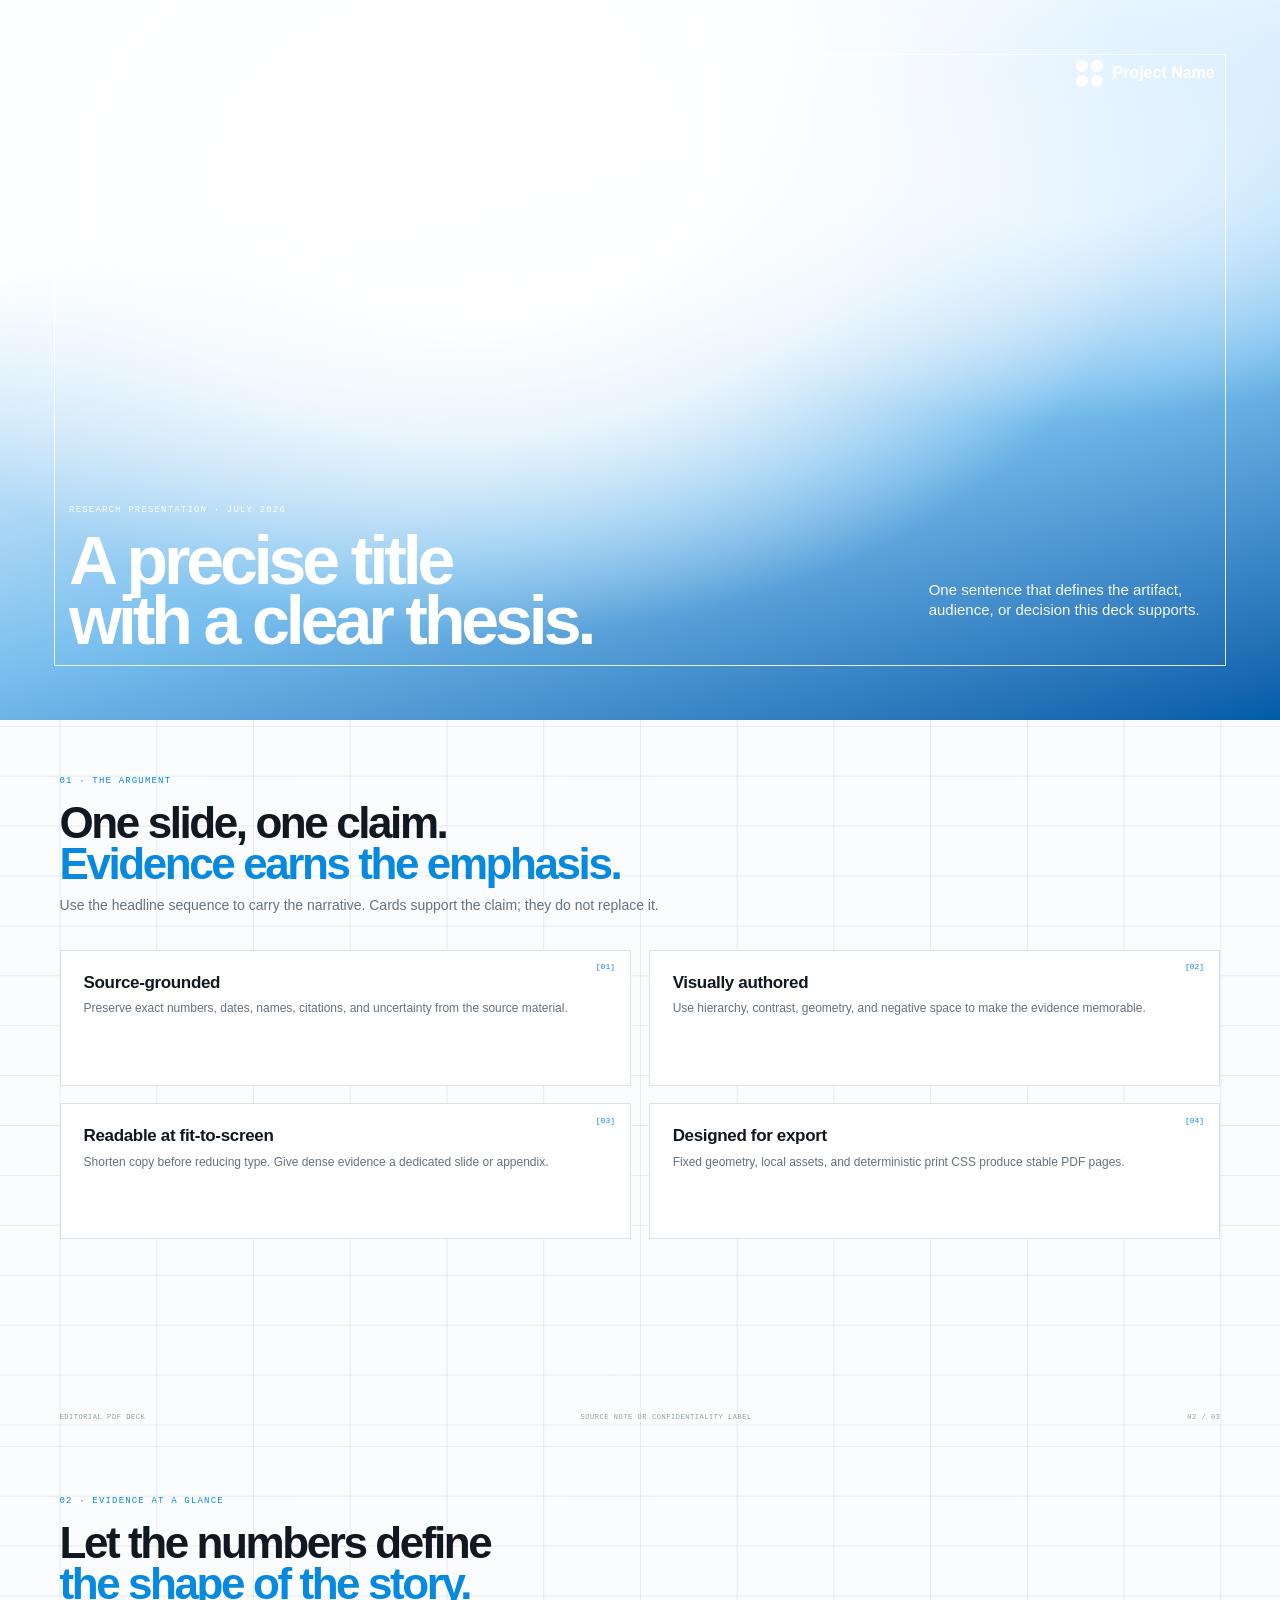
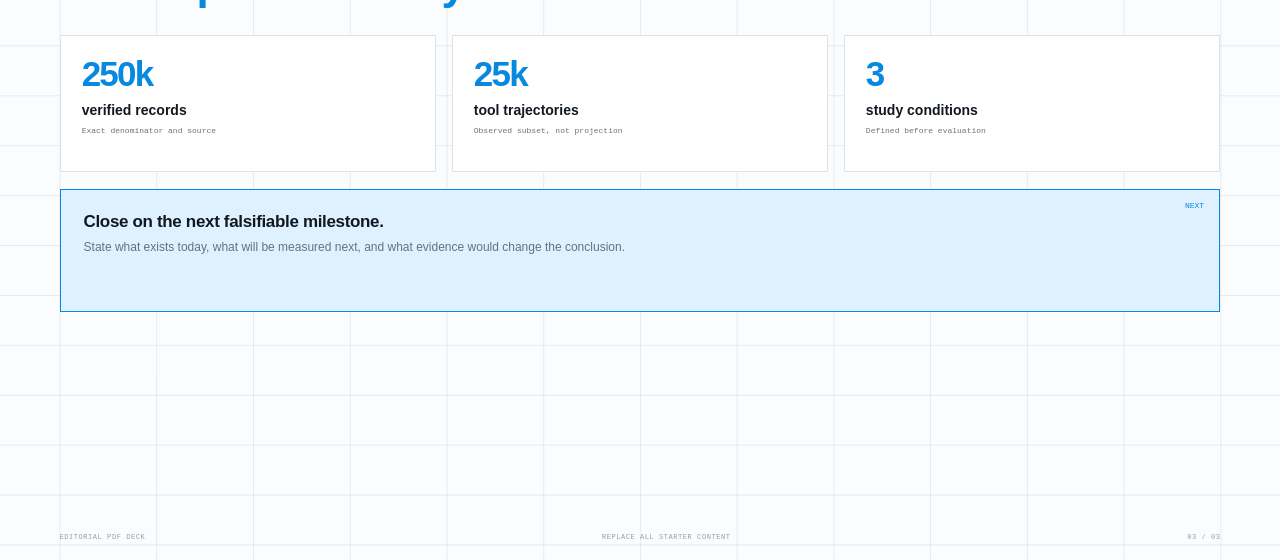
<file: skills/create-editorial-pdf-deck/assets/starter/index.html>
<!doctype html>
<html lang="en">
<head>
  <meta charset="utf-8">
  <meta name="viewport" content="width=device-width,initial-scale=1">
  <title>Editorial PDF Deck Starter</title>
  <link rel="stylesheet" href="./deck.css">
</head>
<body>
  <section class="slide cover">
    <div class="brand">
      <span class="brand-mark" aria-hidden="true"><i></i><i></i><i></i><i></i></span>
      Project Name
    </div>
    <div class="cover-title">
      <p class="eyebrow">Research presentation · July 2026</p>
      <h1>A precise title<br>with a clear thesis.</h1>
    </div>
    <p class="cover-meta">One sentence that defines the artifact, audience, or decision this deck supports.</p>
  </section>

  <section class="slide grid">
    <div class="topline">
      <p class="eyebrow">01 · The argument</p>
      <h2>One slide, one claim.<br><span class="accent">Evidence earns the emphasis.</span></h2>
      <p>Use the headline sequence to carry the narrative. Cards support the claim; they do not replace it.</p>
    </div>
    <div class="cards two">
      <article class="card">
        <span class="card-index">[01]</span>
        <h3>Source-grounded</h3>
        <p>Preserve exact numbers, dates, names, citations, and uncertainty from the source material.</p>
      </article>
      <article class="card">
        <span class="card-index">[02]</span>
        <h3>Visually authored</h3>
        <p>Use hierarchy, contrast, geometry, and negative space to make the evidence memorable.</p>
      </article>
      <article class="card">
        <span class="card-index">[03]</span>
        <h3>Readable at fit-to-screen</h3>
        <p>Shorten copy before reducing type. Give dense evidence a dedicated slide or appendix.</p>
      </article>
      <article class="card">
        <span class="card-index">[04]</span>
        <h3>Designed for export</h3>
        <p>Fixed geometry, local assets, and deterministic print CSS produce stable PDF pages.</p>
      </article>
    </div>
    <footer class="footer"><span>Editorial PDF deck</span><span>Source note or confidentiality label</span><span>02 / 03</span></footer>
  </section>

  <section class="slide grid">
    <div class="topline">
      <p class="eyebrow">02 · Evidence at a glance</p>
      <h2>Let the numbers define<br><span class="accent">the shape of the story.</span></h2>
    </div>
    <div class="metrics">
      <article class="metric"><strong>250k</strong><span>verified records</span><small>Exact denominator and source</small></article>
      <article class="metric"><strong>25k</strong><span>tool trajectories</span><small>Observed subset, not projection</small></article>
      <article class="metric"><strong>3</strong><span>study conditions</span><small>Defined before evaluation</small></article>
    </div>
    <div class="card" style="margin-top:.18in;min-height:1.28in;background:var(--primary-pale);border-color:var(--primary)">
      <span class="card-index">NEXT</span>
      <h3>Close on the next falsifiable milestone.</h3>
      <p>State what exists today, what will be measured next, and what evidence would change the conclusion.</p>
    </div>
    <footer class="footer"><span>Editorial PDF deck</span><span>Replace all starter content</span><span>03 / 03</span></footer>
  </section>
</body>
</html>
</file>
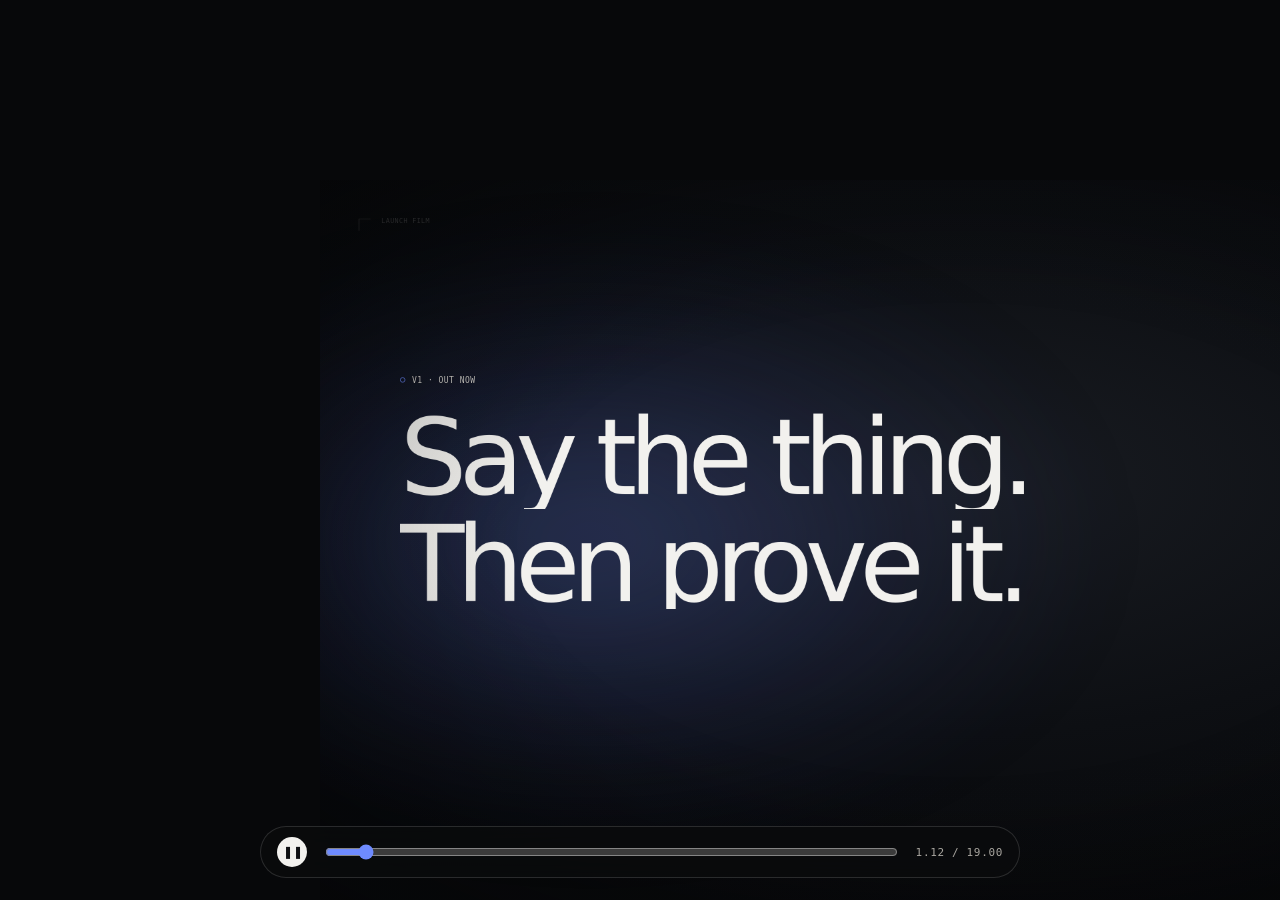
<file: skills/render-launch-film/assets/starter/index.html>
<!doctype html>
<html lang="en">
  <head>
    <meta charset="utf-8" />
    <meta name="viewport" content="width=device-width,initial-scale=1" />
    <title>Launch film</title>
    <link rel="stylesheet" href="sequence.css" />
  </head>
  <body>
    <div id="viewport">
      <div id="stage">
        <div class="vignette"></div>

        <!-- 01 · title -->
        <section class="shot shot--title" data-shot="title">
          <div class="bloom bloom--left"></div>
          <div class="title">
            <p class="eyebrow mono" data-role="eyebrow"><i></i><span>v1 · out now</span></p>
            <h1 class="head">
              <span class="mask"><span data-role="line1">Say the thing.</span></span>
              <span class="mask"><span data-role="line2">Then prove it.</span></span>
            </h1>
            <div class="rule" data-role="rule"></div>
            <p class="lede" data-role="lede">
              One sentence of substance, sized for the person who will read it
              once and decide.
            </p>
          </div>
        </section>

        <!-- 02 · pillars -->
        <section class="shot" data-shot="pillars">
          <p class="shot__label mono" data-role="label">what changed</p>
          <div class="cards" data-role="cards"></div>
          <p class="foot mono" data-role="foot">three claims · no filler</p>
        </section>

        <!-- 03 · endcard -->
        <section class="shot" data-shot="end">
          <div class="bloom bloom--center"></div>
          <div class="badge" data-role="badge"></div>
          <h2 class="word" data-role="word">Product</h2>
          <div class="end-rule" data-role="rule"></div>
          <p class="url mono" data-role="url">example.com</p>
        </section>

        <!-- persistent frame furniture, hidden by ?frame=0 -->
        <div class="frame" data-role="frame">
          <span class="frame__tick frame__tick--tl"></span>
          <span class="frame__tick frame__tick--tr"></span>
          <span class="frame__tick frame__tick--bl"></span>
          <span class="frame__tick frame__tick--br"></span>
          <span class="frame__id mono">launch film</span>
          <span class="frame__tc mono" data-role="timecode">00:00:00</span>
          <span class="frame__shot mono" data-role="shotname"></span>
        </div>
      </div>
    </div>

    <!-- playback UI, hidden by ?chrome=0 -->
    <div id="transport">
      <button type="button" data-role="toggle" aria-label="Play or pause">▶</button>
      <input
        type="range"
        min="0"
        max="1000"
        value="0"
        step="1"
        data-role="scrub"
        aria-label="Scrub timeline"
      />
      <span class="mono" data-role="readout">0.00 / 0.00</span>
    </div>

    <script type="module" src="sequence.js"></script>
  </body>
</html>
</file>
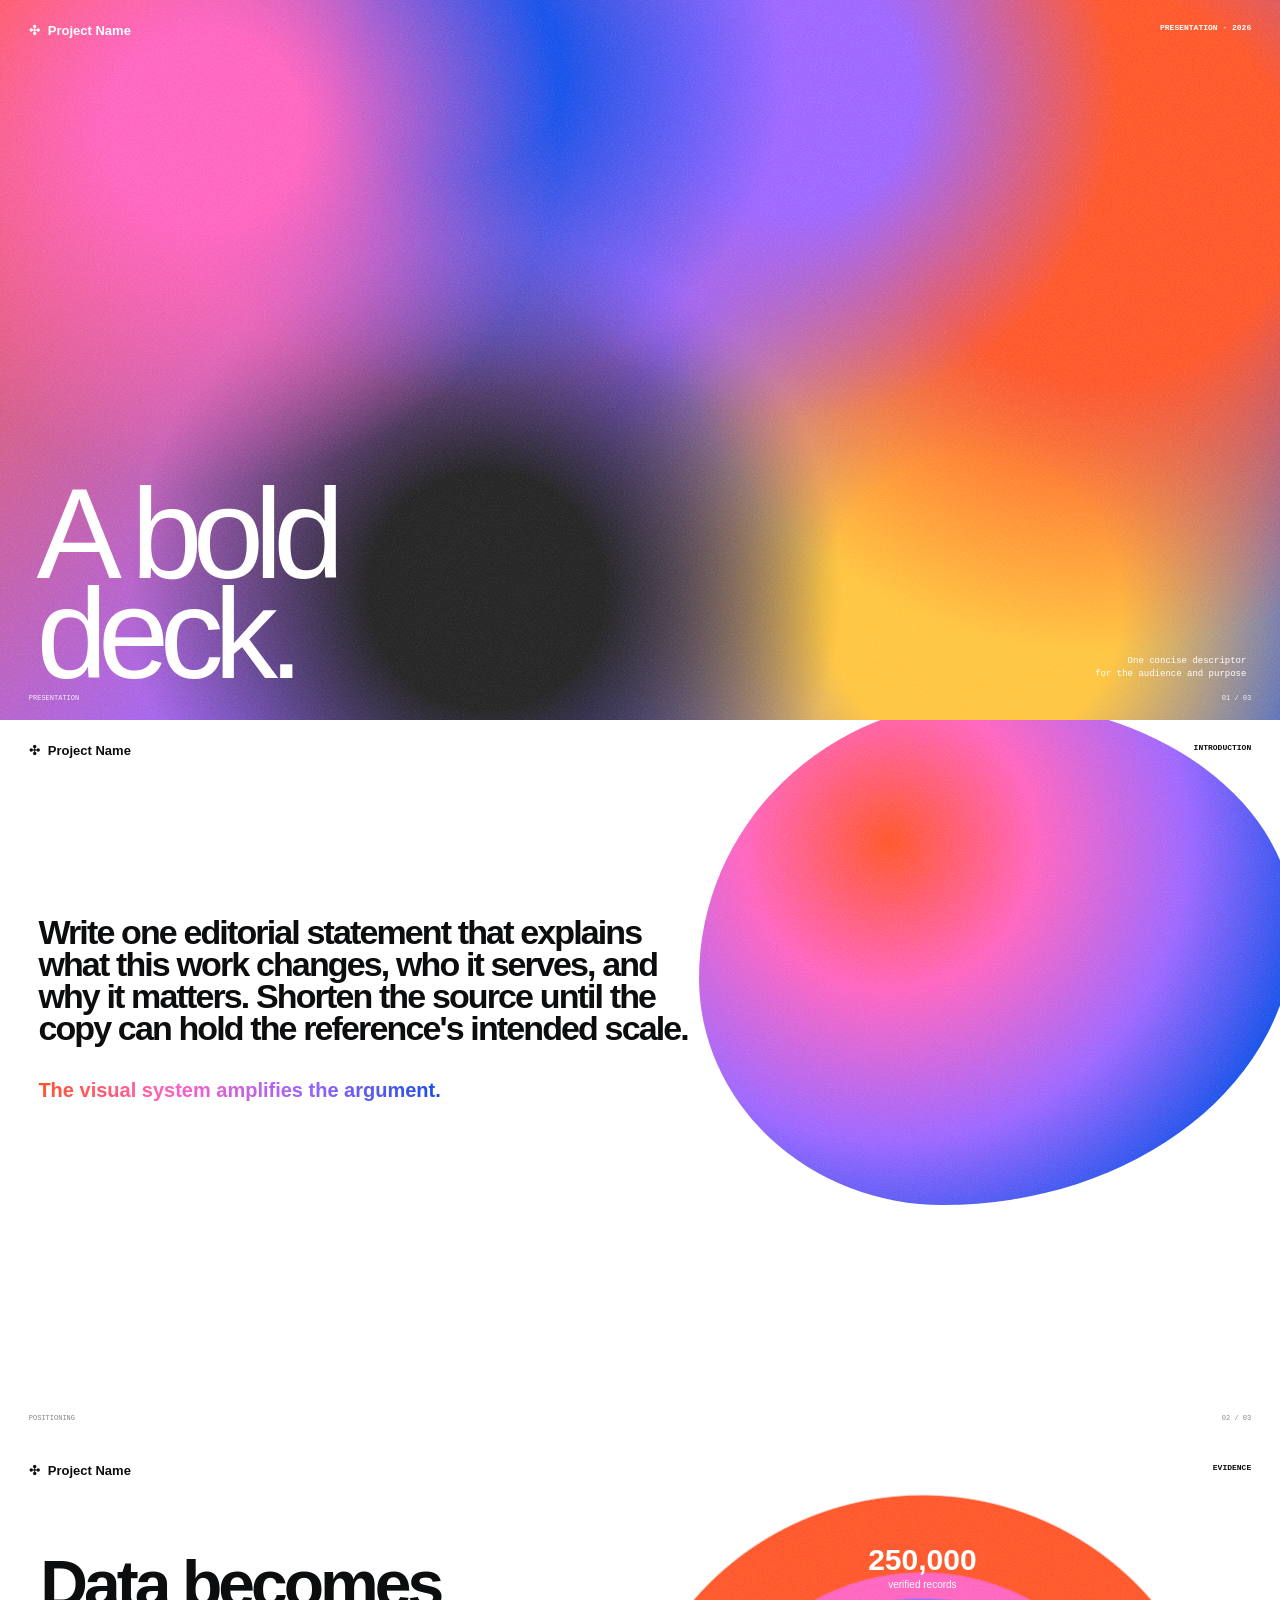
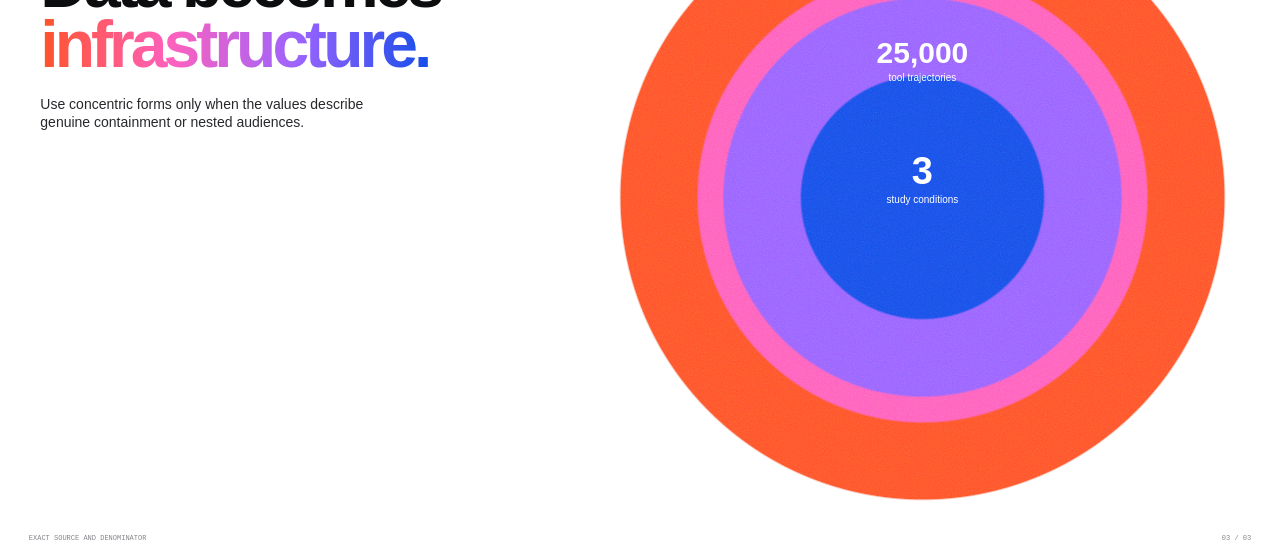
<file: skills/presentation/assets/starters/chromatic-grain/index.html>
<!doctype html>
<html lang="en">
<head>
  <meta charset="utf-8">
  <meta name="viewport" content="width=device-width,initial-scale=1">
  <title>Chromatic Grain Presentation Starter</title>
  <link rel="stylesheet" href="./deck.css">
</head>
<body>
  <section class="slide grain-cover">
    <div class="head light"><span class="brand">Project Name</span><span>Presentation · 2026</span></div>
    <h1 class="cover-title">A bold<br>deck.</h1>
    <p class="cover-meta">One concise descriptor<br>for the audience and purpose</p>
    <footer class="folio light"><span>Presentation</span><span>01 / 03</span></footer>
  </section>

  <section class="slide">
    <div class="head"><span class="brand">Project Name</span><span>Introduction</span></div>
    <div class="blob statement-blob"></div>
    <div class="statement-copy">
      <h2>Write one editorial statement that explains what this work changes, who it serves, and why it matters. Shorten the source until the copy can hold the reference's intended scale.</h2>
      <p><span class="chromatic">The visual system amplifies the argument.</span></p>
    </div>
    <footer class="folio"><span>Positioning</span><span>02 / 03</span></footer>
  </section>

  <section class="slide">
    <div class="head"><span class="brand">Project Name</span><span>Evidence</span></div>
    <div class="metric-copy">
      <h1>Data becomes<br><span class="chromatic">infrastructure.</span></h1>
      <p>Use concentric forms only when the values describe genuine containment or nested audiences.</p>
    </div>
    <div class="rings">
      <div class="ring-label outer"><b>250,000</b><span>verified records</span></div>
      <div class="ring-label middle"><b>25,000</b><span>tool trajectories</span></div>
      <div class="ring-label inner"><b>3</b><span>study conditions</span></div>
    </div>
    <footer class="folio"><span>Exact source and denominator</span><span>03 / 03</span></footer>
  </section>
</body>
</html>
</file>
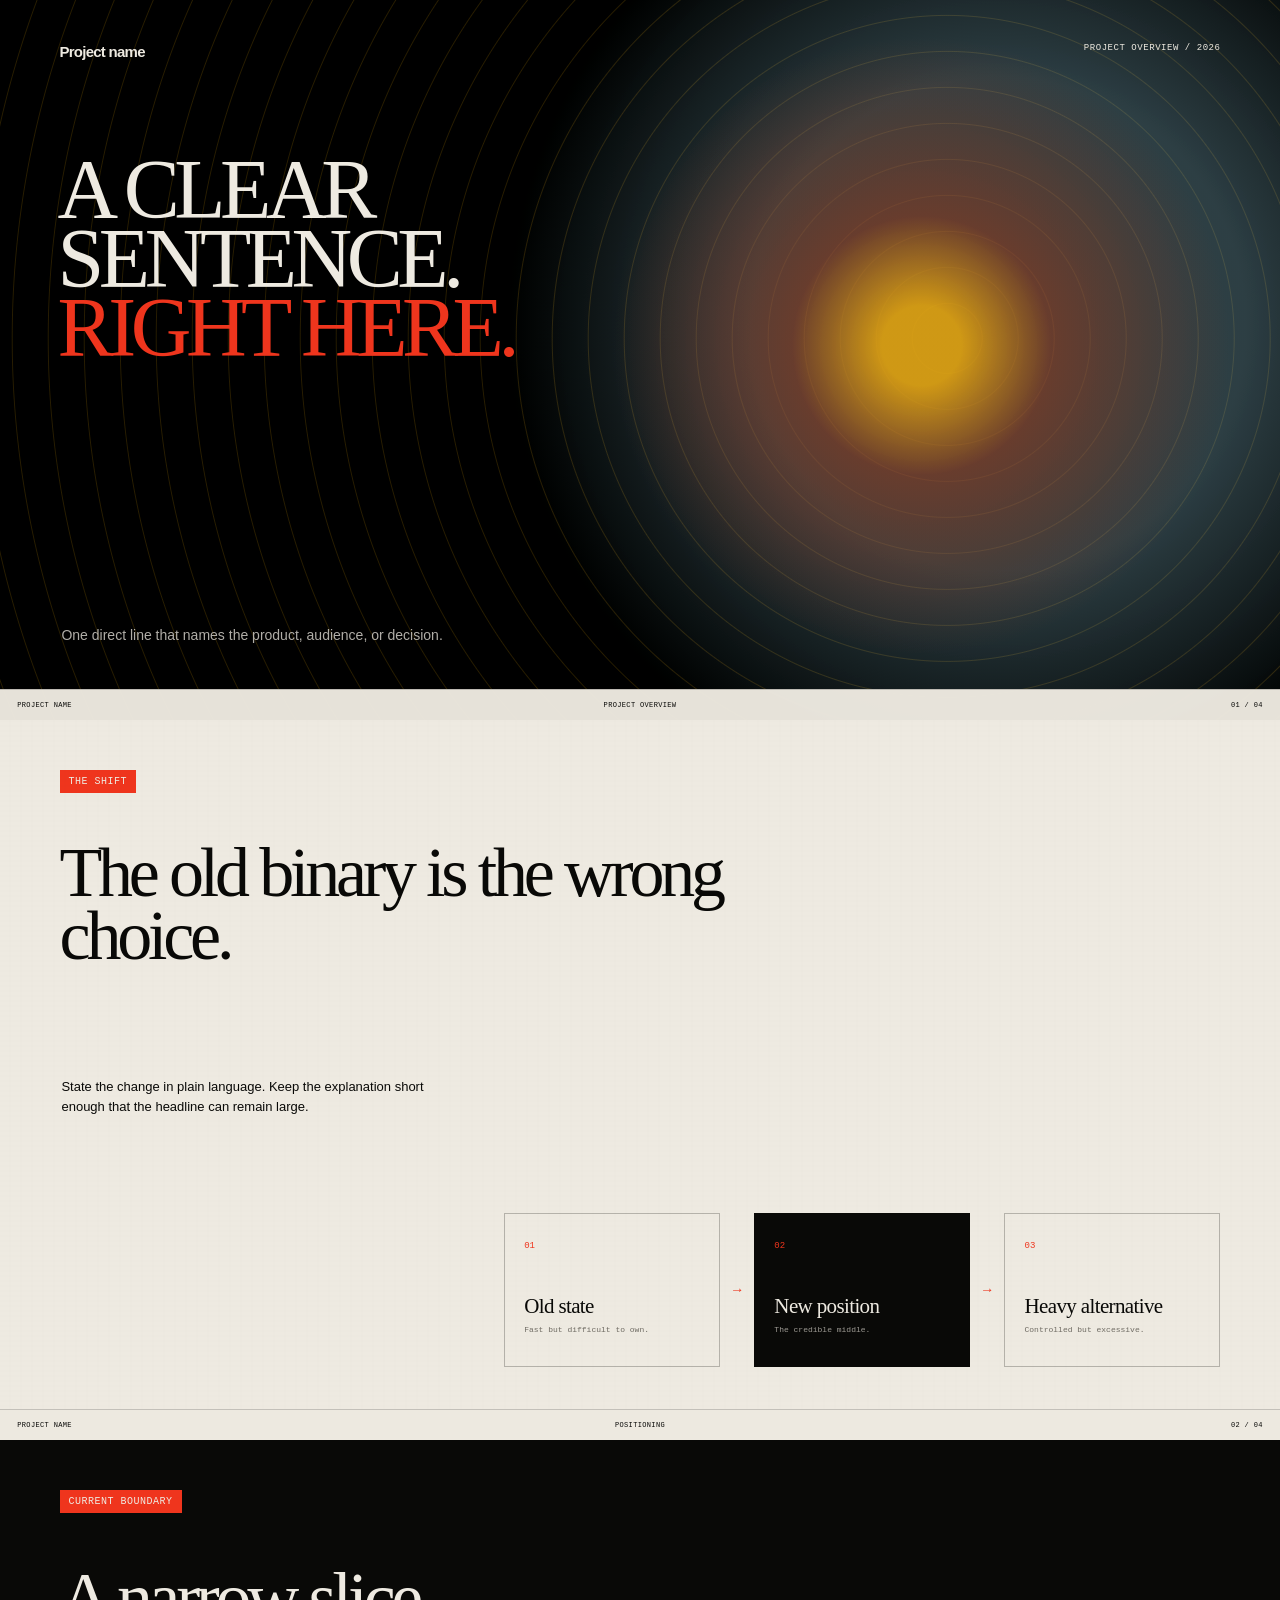
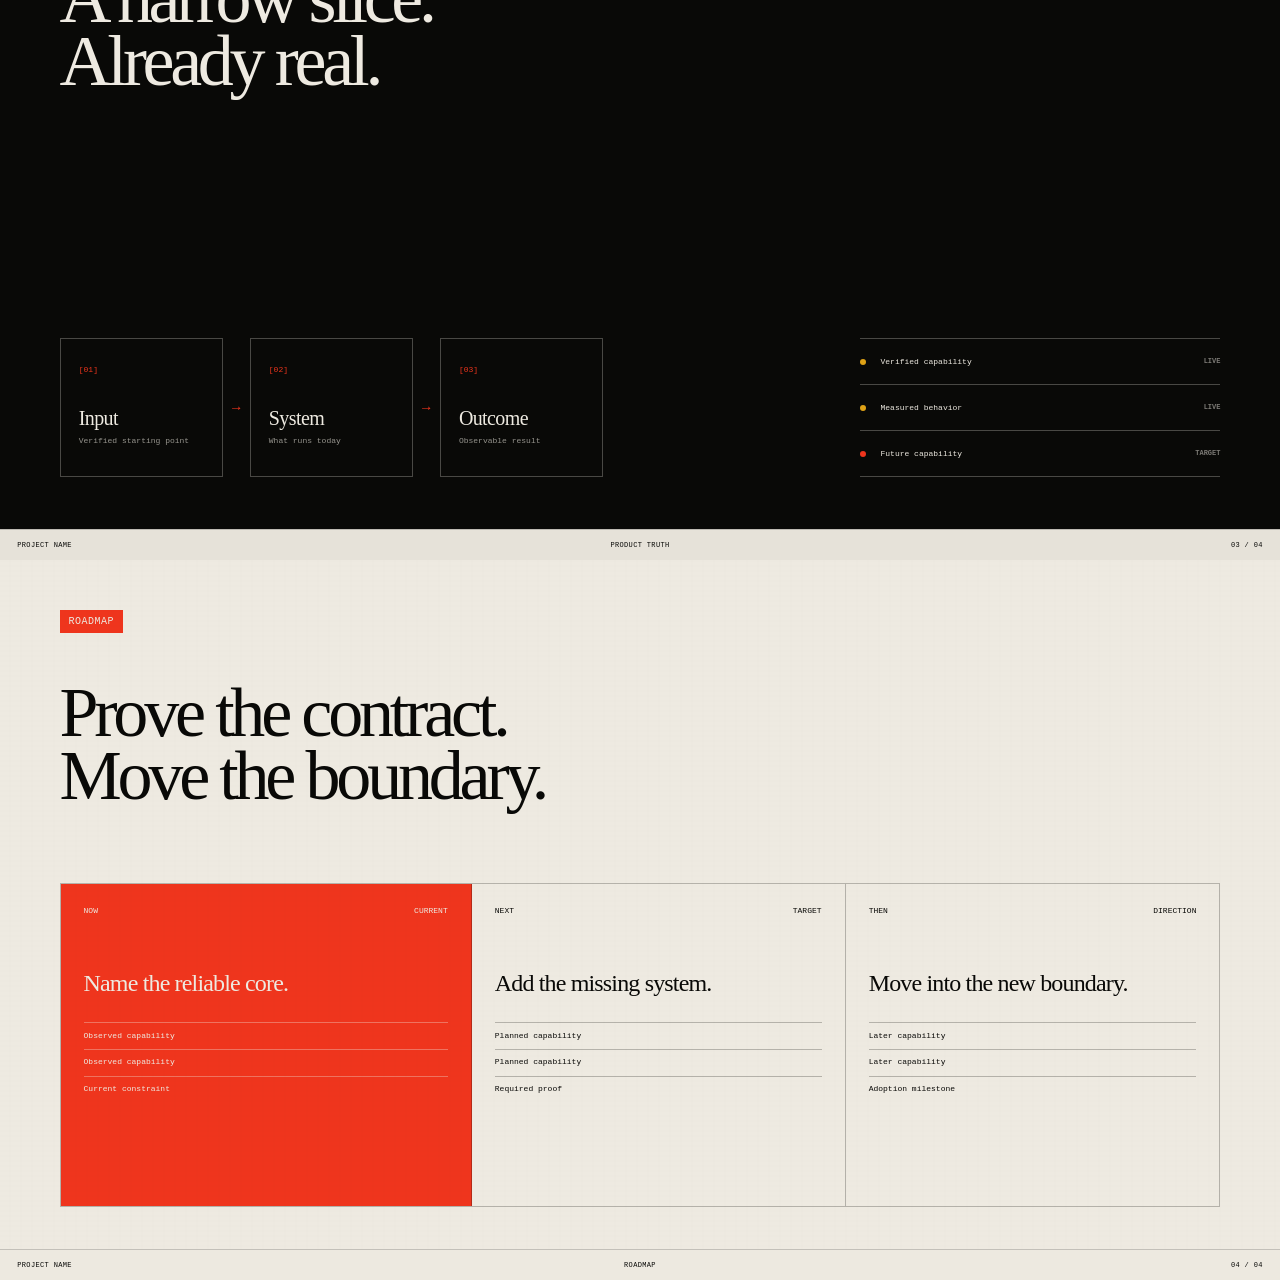
<file: skills/presentation/assets/starters/editorial-contrast/index.html>
<!doctype html>
<html lang="en">
<head>
  <meta charset="utf-8">
  <meta name="viewport" content="width=device-width,initial-scale=1">
  <title>Editorial Contrast Presentation Starter</title>
  <link rel="stylesheet" href="./deck.css">
</head>
<body>
  <section class="slide cover dark">
    <div class="cover-field" aria-hidden="true"></div>
    <div class="top"><span class="brand">Project name</span><span>Project overview / 2026</span></div>
    <h1>A clear<br>sentence.<br><em>Right here.</em></h1>
    <p class="lede">One direct line that names the product, audience, or decision.</p>
    <footer><span>Project name</span><span>Project overview</span><span>01 / 04</span></footer>
  </section>

  <section class="slide thesis">
    <span class="tag">The shift</span>
    <h2>The old binary is the wrong choice.</h2>
    <p class="thesis-copy">State the change in plain language. Keep the explanation short enough that the headline can remain large.</p>
    <div class="comparison">
      <article><span>01</span><h3>Old state</h3><p>Fast but difficult to own.</p></article>
      <div class="arrow">→</div>
      <article class="focus"><span>02</span><h3>New position</h3><p>The credible middle.</p></article>
      <div class="arrow">→</div>
      <article><span>03</span><h3>Heavy alternative</h3><p>Controlled but excessive.</p></article>
    </div>
    <footer><span>Project name</span><span>Positioning</span><span>02 / 04</span></footer>
  </section>

  <section class="slide dark boundary">
    <span class="tag">Current boundary</span>
    <h2>A narrow slice.<br>Already real.</h2>
    <div class="flow">
      <article><b>[01]</b><h3>Input</h3><p>Verified starting point</p></article>
      <span>→</span>
      <article><b>[02]</b><h3>System</h3><p>What runs today</p></article>
      <span>→</span>
      <article><b>[03]</b><h3>Outcome</h3><p>Observable result</p></article>
    </div>
    <div class="ledger">
      <div><i></i><span>Verified capability</span><b>LIVE</b></div>
      <div><i></i><span>Measured behavior</span><b>LIVE</b></div>
      <div><i class="target"></i><span>Future capability</span><b>TARGET</b></div>
    </div>
    <footer><span>Project name</span><span>Product truth</span><span>03 / 04</span></footer>
  </section>

  <section class="slide roadmap">
    <span class="tag">Roadmap</span>
    <h2>Prove the contract.<br>Move the boundary.</h2>
    <div class="phases">
      <article class="now"><div><span>Now</span><span>Current</span></div><h3>Name the reliable core.</h3><ul><li>Observed capability</li><li>Observed capability</li><li>Current constraint</li></ul></article>
      <article><div><span>Next</span><span>Target</span></div><h3>Add the missing system.</h3><ul><li>Planned capability</li><li>Planned capability</li><li>Required proof</li></ul></article>
      <article><div><span>Then</span><span>Direction</span></div><h3>Move into the new boundary.</h3><ul><li>Later capability</li><li>Later capability</li><li>Adoption milestone</li></ul></article>
    </div>
    <footer><span>Project name</span><span>Roadmap</span><span>04 / 04</span></footer>
  </section>
</body>
</html>
</file>
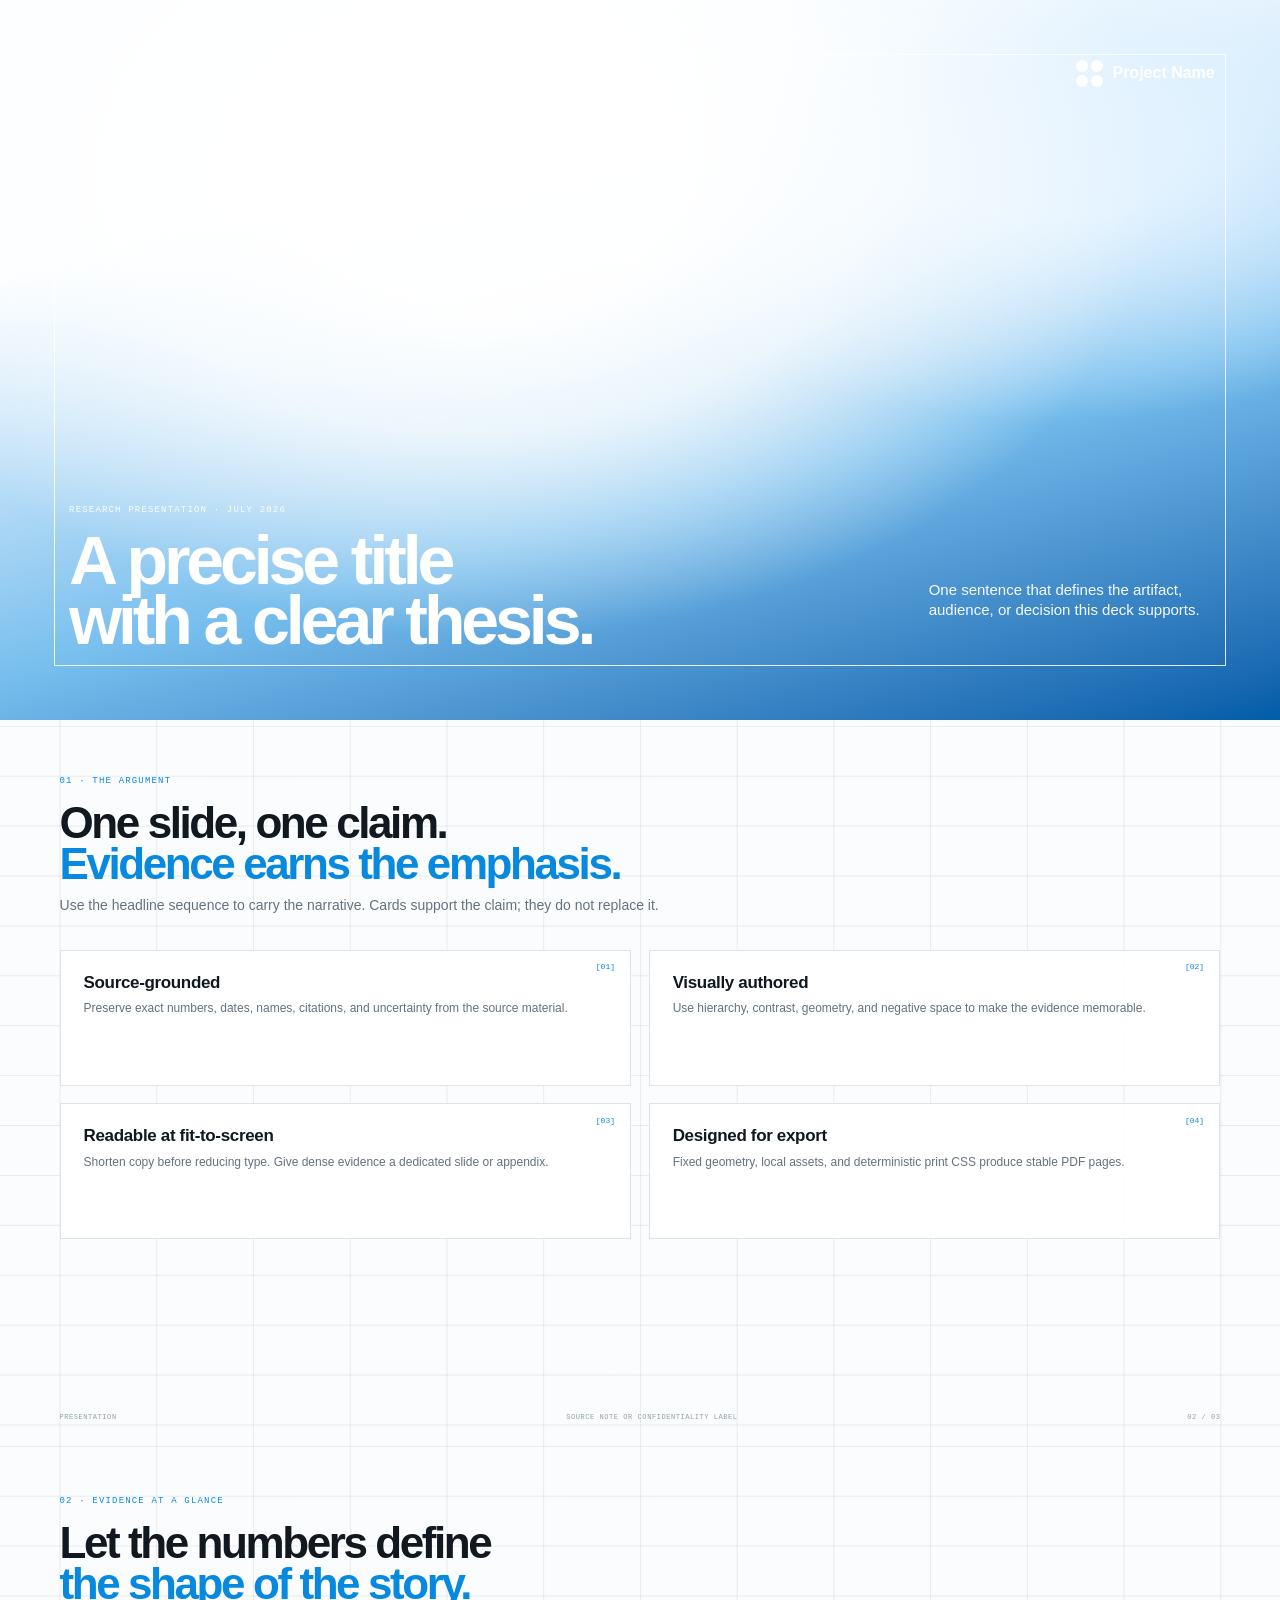
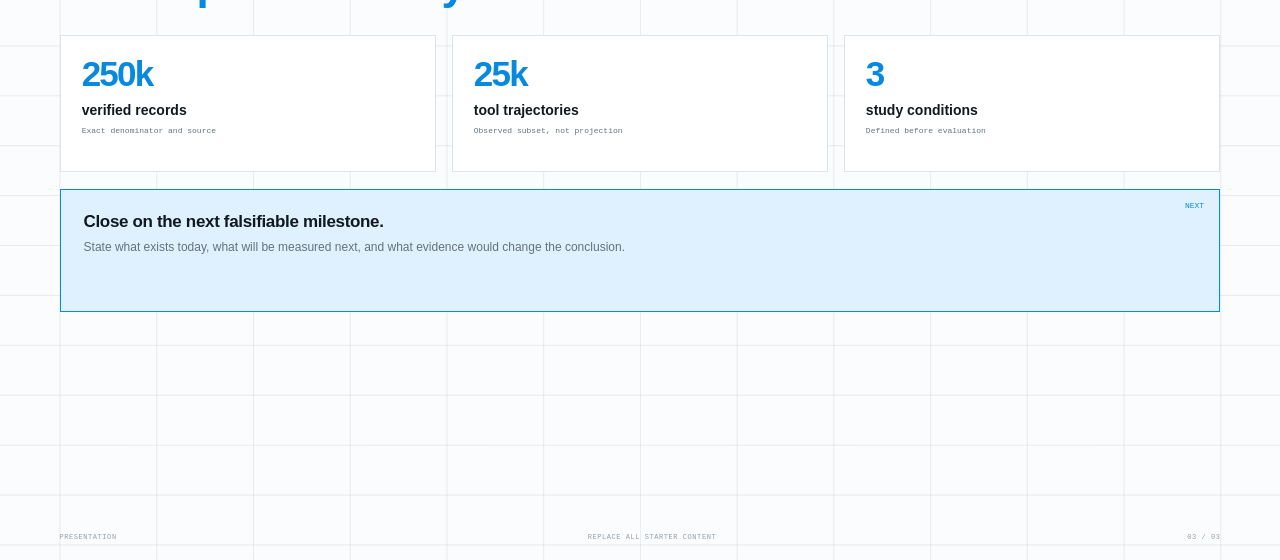
<file: skills/presentation/assets/starters/technical-grid/index.html>
<!doctype html>
<html lang="en">
<head>
  <meta charset="utf-8">
  <meta name="viewport" content="width=device-width,initial-scale=1">
  <title>Technical Grid Presentation Starter</title>
  <link rel="stylesheet" href="./deck.css">
</head>
<body>
  <section class="slide cover">
    <div class="brand">
      <span class="brand-mark" aria-hidden="true"><i></i><i></i><i></i><i></i></span>
      Project Name
    </div>
    <div class="cover-title">
      <p class="eyebrow">Research presentation · July 2026</p>
      <h1>A precise title<br>with a clear thesis.</h1>
    </div>
    <p class="cover-meta">One sentence that defines the artifact, audience, or decision this deck supports.</p>
  </section>

  <section class="slide grid">
    <div class="topline">
      <p class="eyebrow">01 · The argument</p>
      <h2>One slide, one claim.<br><span class="accent">Evidence earns the emphasis.</span></h2>
      <p>Use the headline sequence to carry the narrative. Cards support the claim; they do not replace it.</p>
    </div>
    <div class="cards two">
      <article class="card">
        <span class="card-index">[01]</span>
        <h3>Source-grounded</h3>
        <p>Preserve exact numbers, dates, names, citations, and uncertainty from the source material.</p>
      </article>
      <article class="card">
        <span class="card-index">[02]</span>
        <h3>Visually authored</h3>
        <p>Use hierarchy, contrast, geometry, and negative space to make the evidence memorable.</p>
      </article>
      <article class="card">
        <span class="card-index">[03]</span>
        <h3>Readable at fit-to-screen</h3>
        <p>Shorten copy before reducing type. Give dense evidence a dedicated slide or appendix.</p>
      </article>
      <article class="card">
        <span class="card-index">[04]</span>
        <h3>Designed for export</h3>
        <p>Fixed geometry, local assets, and deterministic print CSS produce stable PDF pages.</p>
      </article>
    </div>
    <footer class="footer"><span>Presentation</span><span>Source note or confidentiality label</span><span>02 / 03</span></footer>
  </section>

  <section class="slide grid">
    <div class="topline">
      <p class="eyebrow">02 · Evidence at a glance</p>
      <h2>Let the numbers define<br><span class="accent">the shape of the story.</span></h2>
    </div>
    <div class="metrics">
      <article class="metric"><strong>250k</strong><span>verified records</span><small>Exact denominator and source</small></article>
      <article class="metric"><strong>25k</strong><span>tool trajectories</span><small>Observed subset, not projection</small></article>
      <article class="metric"><strong>3</strong><span>study conditions</span><small>Defined before evaluation</small></article>
    </div>
    <div class="card" style="margin-top:.18in;min-height:1.28in;background:var(--primary-pale);border-color:var(--primary)">
      <span class="card-index">NEXT</span>
      <h3>Close on the next falsifiable milestone.</h3>
      <p>State what exists today, what will be measured next, and what evidence would change the conclusion.</p>
    </div>
    <footer class="footer"><span>Presentation</span><span>Replace all starter content</span><span>03 / 03</span></footer>
  </section>
</body>
</html>
</file>
<file: skills/create-editorial-pdf-deck/assets/starter/deck.css>
@page { size: 13.333333in 7.5in; margin: 0; }

:root {
  --primary: #0789df;
  --primary-dark: #005ca8;
  --primary-pale: #dff1ff;
  --ink: #111820;
  --muted: #65727e;
  --paper: #fbfcfd;
  --line: #dce4ea;
  --lavender: #dad9ff;
  --peach: #ffdcd2;
  --sans: Inter, "Helvetica Neue", Arial, sans-serif;
  --mono: "IBM Plex Mono", "SFMono-Regular", Consolas, monospace;
}

* { box-sizing: border-box; }
html, body { margin: 0; padding: 0; background: #d8d8d8; color: var(--ink); }
body { font-family: var(--sans); -webkit-print-color-adjust: exact; print-color-adjust: exact; }

.slide {
  position: relative;
  width: 13.333333in;
  height: 7.5in;
  padding: .58in .62in;
  overflow: hidden;
  break-after: page;
  page-break-after: always;
  background-color: var(--paper);
}
.slide:last-child { break-after: auto; page-break-after: auto; }

.grid {
  background-image:
    linear-gradient(to right, color-mix(in srgb, var(--ink) 8%, transparent) 1px, transparent 1px),
    linear-gradient(to bottom, color-mix(in srgb, var(--ink) 8%, transparent) 1px, transparent 1px);
  background-size: calc((13.333333in - 1.24in) / 12) .52in;
  background-position: .62in .58in;
}

.cover {
  color: white;
  background:
    radial-gradient(ellipse at 38% 24%, rgba(255,255,255,.98) 0 18%, rgba(255,255,255,.78) 34%, transparent 60%),
    radial-gradient(ellipse at 82% 20%, color-mix(in srgb, var(--primary-pale) 90%, white) 0 9%, transparent 34%),
    linear-gradient(165deg, #fafdff 0 26%, color-mix(in srgb, var(--primary) 55%, white) 64%, var(--primary-dark) 100%);
}
.cover::after {
  content: "";
  position: absolute;
  inset: .56in;
  border: 1px solid rgba(255,255,255,.86);
  pointer-events: none;
}

.brand {
  position: absolute;
  top: .62in;
  right: .68in;
  display: flex;
  align-items: center;
  gap: 9px;
  font-weight: 700;
  z-index: 2;
}
.brand-mark {
  width: 27px;
  height: 27px;
  display: grid;
  grid-template-columns: repeat(2, 1fr);
  gap: 3px;
}
.brand-mark i { display: block; background: currentColor; border-radius: 50%; }

.eyebrow {
  margin: 0 0 .16in;
  font-family: var(--mono);
  font-size: 9px;
  line-height: 1.2;
  letter-spacing: .13em;
  text-transform: uppercase;
  color: var(--primary);
}
.cover .eyebrow { color: rgba(255,255,255,.92); }

h1, h2, h3, p { margin-top: 0; }
h1 { margin-bottom: 0; font-size: 68px; line-height: .88; letter-spacing: -.06em; }
h2 { margin-bottom: .12in; max-width: 11.5in; font-size: 44px; line-height: .94; letter-spacing: -.055em; }
h3 { margin-bottom: .09in; font-size: 17px; line-height: 1.05; letter-spacing: -.02em; }
p { color: var(--muted); font-size: 14px; line-height: 1.35; }
.accent { color: var(--primary); }

.cover-title { position: absolute; left: .72in; bottom: .72in; width: 7.5in; z-index: 2; }
.cover-meta {
  position: absolute;
  right: .76in;
  bottom: .88in;
  width: 2.9in;
  color: rgba(255,255,255,.96);
  font-size: 15px;
  z-index: 2;
}

.topline { position: relative; z-index: 1; }
.cards { display: grid; gap: .18in; margin-top: .36in; }
.cards.two { grid-template-columns: repeat(2, 1fr); }
.cards.three { grid-template-columns: repeat(3, 1fr); }
.card {
  position: relative;
  min-height: 1.42in;
  padding: .24in;
  border: 1px solid var(--line);
  background: rgba(255,255,255,.95);
}
.card-index {
  position: absolute;
  top: .13in;
  right: .16in;
  color: var(--primary);
  font: 8px/1 var(--mono);
}
.card p { margin-bottom: 0; font-size: 12px; }

.metrics { display: grid; grid-template-columns: repeat(3, 1fr); gap: .16in; margin-top: .32in; }
.metric { min-height: 1.42in; padding: .22in; border: 1px solid var(--line); background: white; }
.metric strong { display: block; color: var(--primary); font-size: 35px; line-height: .95; letter-spacing: -.05em; }
.metric span { display: block; margin-top: .12in; font-size: 14px; font-weight: 700; }
.metric small { display: block; margin-top: .08in; color: var(--muted); font: 8px/1.25 var(--mono); }

.footer {
  position: absolute;
  left: .62in;
  right: .62in;
  bottom: .2in;
  display: flex;
  justify-content: space-between;
  color: #91a0aa;
  font: 7px/1 var(--mono);
  letter-spacing: .08em;
  text-transform: uppercase;
}

@media print {
  html, body { background: transparent; }
}
</file>
<file: skills/render-launch-film/assets/starter/sequence.css>
/*
 * sequence.css — stage styling for the starter film.
 *
 * Anything that changes over time is written by sequence.js. Do not add CSS
 * transitions or animations inside #stage: they depend on wall-clock time and
 * would make frames non-reproducible.
 *
 * Swap the tokens below for the brand you are working in. The system font
 * stack keeps the starter renderable offline; if you switch to webfonts, the
 * engine already waits for document.fonts.ready before the first frame.
 */

:root {
  --ink: #0e0f12;
  --paper: #f2f1ee;
  --muted: #a9a6a0;
  --dim: #6f6c67;
  --accent: #6e8bff;
  --accent-hi: #93a8ff;
  --line: rgba(242, 241, 238, 0.14);
  --sans: "Helvetica Neue", Inter, system-ui, -apple-system, Arial, sans-serif;
  --mono: ui-monospace, "SF Mono", Menlo, Consolas, monospace;
}

* {
  box-sizing: border-box;
}

body {
  margin: 0;
  height: 100%;
  overflow: hidden;
  background: #07080a;
  color: var(--paper);
  font-family: var(--sans);
  letter-spacing: -0.03em;
}

.mono {
  font-family: var(--mono);
  letter-spacing: 0.06em;
  text-transform: uppercase;
}

#viewport {
  position: fixed;
  inset: 0;
  display: grid;
  place-items: center;
}

#stage {
  position: relative;
  width: 1920px;
  height: 1080px;
  flex: none;
  overflow: hidden;
  transform-origin: 50% 50%;
  background: radial-gradient(ellipse 70% 60% at 50% 42%, #191c22 0%, #0d0f13 58%, #08090b 100%);
}

.vignette {
  position: absolute;
  inset: 0;
  z-index: 40;
  pointer-events: none;
  background: radial-gradient(
    ellipse 82% 78% at 50% 50%,
    transparent 42%,
    rgba(3, 4, 5, 0.6) 100%
  );
}

.shot {
  position: absolute;
  inset: 0;
  opacity: 0;
  will-change: opacity;
}

.shot__label,
.foot {
  margin: 0;
  font-size: 12px;
  color: var(--muted);
}

.shot__label {
  position: absolute;
  top: 104px;
  left: 120px;
  color: var(--accent-hi);
}

.shot__label::before {
  content: "";
  display: inline-block;
  width: 26px;
  height: 1px;
  margin-right: 12px;
  vertical-align: middle;
  background: var(--accent);
}

.foot {
  position: absolute;
  left: 0;
  right: 0;
  bottom: 100px;
  text-align: center;
  font-size: 13px;
}

.bloom {
  position: absolute;
  filter: blur(80px);
  pointer-events: none;
}

.bloom--left {
  left: -6%;
  top: 8%;
  width: 68%;
  height: 84%;
  background: radial-gradient(
    ellipse at 40% 50%,
    rgba(110, 139, 255, 0.3),
    rgba(52, 66, 140, 0.16) 44%,
    transparent 70%
  );
}

.bloom--center {
  left: 50%;
  top: 50%;
  width: 1400px;
  height: 1000px;
  margin: -500px 0 0 -700px;
  background: radial-gradient(
    ellipse,
    rgba(110, 139, 255, 0.34),
    rgba(48, 60, 128, 0.18) 40%,
    transparent 68%
  );
}

/* 01 · title */

.title {
  position: absolute;
  left: 120px;
  top: 50%;
  width: 1200px;
  transform: translateY(-50%);
}

.eyebrow {
  display: flex;
  align-items: center;
  gap: 10px;
  margin: 0 0 34px;
  font-size: 12px;
  color: #d5d2cc;
}

.eyebrow i {
  display: block;
  width: 8px;
  height: 8px;
  border: 1px solid var(--accent);
  border-radius: 50%;
}

.head {
  margin: 0;
  font-size: 158px;
  font-weight: 500;
  line-height: 0.9;
  letter-spacing: -0.075em;
}

.mask {
  display: block;
  overflow: hidden;
  padding-bottom: 0.06em;
}

.mask > span {
  display: block;
  will-change: transform;
}

.rule {
  width: 640px;
  height: 1px;
  margin: 46px 0 30px;
  transform-origin: 0 50%;
  background: linear-gradient(90deg, var(--accent), rgba(242, 241, 238, 0.12));
}

.lede {
  max-width: 620px;
  margin: 0;
  font-size: 22px;
  line-height: 1.5;
  letter-spacing: -0.025em;
  color: #c6c2bb;
}

/* 02 · pillars */

.cards {
  position: absolute;
  left: 120px;
  right: 120px;
  top: 50%;
  display: grid;
  grid-template-columns: repeat(3, 1fr);
  gap: 40px;
  transform: translateY(-50%);
}

.card {
  min-height: 330px;
  padding: 32px;
  border: 1px solid var(--line);
  border-bottom: 2px solid rgba(110, 139, 255, 0.55);
  border-radius: 12px;
  background: rgba(242, 241, 238, 0.03);
  will-change: transform, opacity;
}

.card p {
  margin: 0;
  font-family: var(--mono);
  font-size: 11px;
  letter-spacing: 0.06em;
  color: var(--accent-hi);
}

.card h3 {
  margin: 22px 0 14px;
  font-size: 30px;
  font-weight: 500;
  letter-spacing: -0.045em;
}

.card span {
  display: block;
  font-size: 16px;
  line-height: 1.55;
  letter-spacing: -0.02em;
  color: #a5a19a;
}

/* 03 · endcard */

.badge {
  position: absolute;
  left: 50%;
  top: 356px;
  width: 96px;
  height: 96px;
  margin-left: -48px;
  border-radius: 26px;
  background: linear-gradient(150deg, var(--accent-hi), #3d4ea8);
}

.word {
  position: absolute;
  left: 0;
  right: 0;
  top: 500px;
  margin: 0;
  font-size: 128px;
  font-weight: 500;
  letter-spacing: -0.075em;
  text-align: center;
}

.end-rule {
  position: absolute;
  left: 50%;
  top: 700px;
  width: 420px;
  height: 1px;
  margin-left: -210px;
  transform-origin: 50% 50%;
  background: linear-gradient(90deg, transparent, rgba(242, 241, 238, 0.55), transparent);
}

.url {
  position: absolute;
  left: 0;
  right: 0;
  top: 742px;
  margin: 0;
  font-size: 13px;
  text-align: center;
  color: var(--accent-hi);
}

/* frame furniture */

.frame {
  position: absolute;
  inset: 0;
  z-index: 30;
  pointer-events: none;
}

.frame__tick {
  position: absolute;
  width: 18px;
  height: 18px;
  border: 0 solid rgba(242, 241, 238, 0.34);
}

.frame__tick--tl {
  top: 58px;
  left: 58px;
  border-top-width: 1px;
  border-left-width: 1px;
}
.frame__tick--tr {
  top: 58px;
  right: 58px;
  border-top-width: 1px;
  border-right-width: 1px;
}
.frame__tick--bl {
  bottom: 58px;
  left: 58px;
  border-bottom-width: 1px;
  border-left-width: 1px;
}
.frame__tick--br {
  bottom: 58px;
  right: 58px;
  border-bottom-width: 1px;
  border-right-width: 1px;
}

.frame__id,
.frame__tc,
.frame__shot {
  position: absolute;
  font-size: 10px;
  color: rgba(242, 241, 238, 0.42);
}

.frame__id {
  top: 56px;
  left: 92px;
}
.frame__tc {
  top: 56px;
  right: 92px;
}
.frame__shot {
  bottom: 54px;
  right: 92px;
}

/* transport (outside the stage, so transitions are fine here) */

#transport {
  position: fixed;
  left: 50%;
  bottom: 22px;
  z-index: 50;
  display: flex;
  align-items: center;
  gap: 16px;
  width: min(760px, calc(100% - 48px));
  padding: 10px 16px;
  transform: translateX(-50%);
  border: 1px solid var(--line);
  border-radius: 999px;
  background: rgba(10, 11, 13, 0.82);
  backdrop-filter: blur(12px);
}

#transport button {
  width: 30px;
  height: 30px;
  flex: none;
  border: 0;
  border-radius: 50%;
  background: var(--paper);
  color: var(--ink);
  font-size: 12px;
  cursor: pointer;
}

#transport input {
  flex: 1;
  accent-color: var(--accent);
}

#transport span {
  flex: none;
  font-size: 11px;
  color: var(--muted);
}

body[data-chrome="0"] #transport,
body[data-frame="0"] .frame {
  display: none;
}
</file>
<file: skills/presentation/assets/starters/chromatic-grain/deck.css>
@page { size: 13.333333in 7.5in; margin: 0; }

:root {
  --ink: #0c0d0f;
  --paper: #ffffff;
  --muted: #64676d;
  --line: #cfd1d5;
  --orange: #ff5328;
  --gold: #ffc33d;
  --pink: #ff61bd;
  --violet: #9a63ff;
  --blue: #174ee9;
  --sans: Inter, "Helvetica Neue", Arial, sans-serif;
  --mono: "IBM Plex Mono", "SFMono-Regular", Consolas, monospace;
  --noise: url("data:image/svg+xml,%3Csvg viewBox='0 0 160 160' xmlns='http://www.w3.org/2000/svg'%3E%3Cfilter id='n'%3E%3CfeTurbulence type='fractalNoise' baseFrequency='.72' numOctaves='4' seed='8'/%3E%3C/filter%3E%3Crect width='100%25' height='100%25' filter='url(%23n)' opacity='.58'/%3E%3C/svg%3E");
}

* { box-sizing: border-box; }
html, body { margin: 0; padding: 0; background: #ddd; color: var(--ink); }
body { font-family: var(--sans); -webkit-print-color-adjust: exact; print-color-adjust: exact; }

.slide {
  position: relative;
  width: 13.333333in;
  height: 7.5in;
  overflow: hidden;
  break-after: page;
  page-break-after: always;
  background: var(--paper);
}
.slide:last-child { break-after: auto; page-break-after: auto; }

.head {
  position: absolute;
  top: .25in;
  left: .3in;
  right: .3in;
  z-index: 10;
  display: flex;
  justify-content: space-between;
  font: 600 8px/1 var(--mono);
  text-transform: uppercase;
}
.head.light { color: white; }
.brand { font-family: var(--sans); font-size: 13px; text-transform: none; }
.brand::before { content: "✣"; margin-right: 8px; }

.folio {
  position: absolute;
  left: .3in;
  right: .3in;
  bottom: .19in;
  z-index: 10;
  display: flex;
  justify-content: space-between;
  color: #84868b;
  font: 7px/1 var(--mono);
  text-transform: uppercase;
}
.folio.light { color: rgba(255,255,255,.88); }

h1, h2, h3, p { margin: 0; }
h1 { font-size: 66px; line-height: .9; letter-spacing: -.06em; }
h2 { font-size: 42px; line-height: .94; letter-spacing: -.055em; }
h3 { font-size: 20px; line-height: 1; letter-spacing: -.035em; }
p { color: #27292d; font-size: 14px; line-height: 1.3; }
.chromatic {
  background: linear-gradient(90deg, var(--orange), var(--pink), var(--violet), var(--blue));
  -webkit-background-clip: text;
  background-clip: text;
  color: transparent;
}

.grain-cover {
  background-image:
    var(--noise),
    radial-gradient(circle at 16% 18%, var(--pink) 0 8%, transparent 29%),
    radial-gradient(circle at 36% 10%, var(--blue) 0 10%, transparent 31%),
    radial-gradient(circle at 62% 13%, var(--violet) 0 12%, transparent 32%),
    radial-gradient(circle at 86% 26%, var(--orange) 0 16%, transparent 38%),
    radial-gradient(circle at 38% 82%, #222 0 12%, transparent 36%),
    radial-gradient(circle at 76% 84%, var(--gold) 0 13%, transparent 35%),
    linear-gradient(135deg, var(--orange), var(--violet) 48%, var(--blue));
  background-blend-mode: soft-light, normal, normal, normal, normal, normal, normal, normal;
  background-size: 180px 180px, auto, auto, auto, auto, auto, auto, auto;
}
.cover-title {
  position: absolute;
  left: .38in;
  bottom: .38in;
  z-index: 2;
  color: white;
  font-size: 128px;
  line-height: .78;
  letter-spacing: -.075em;
  font-weight: 520;
}
.cover-meta { position: absolute; right: .35in; bottom: .42in; z-index: 2; color: white; text-align: right; font: 9px/1.35 var(--mono); }

.blob {
  position: absolute;
  background-image:
    var(--noise),
    radial-gradient(circle at 32% 28%, var(--orange), var(--pink) 27%, var(--violet) 55%, var(--blue) 78%, transparent 79%);
  background-blend-mode: soft-light, normal;
  background-size: 135px 135px, 100% 100%;
  border-radius: 48% 52% 59% 41% / 55% 45% 55% 45%;
}
.statement-copy { position: absolute; left: .4in; top: 2.05in; width: 7.05in; }
.statement-copy h2 { font-size: 34px; }
.statement-copy p { margin-top: .34in; font-size: 20px; font-weight: 600; }
.statement-blob { right: -.15in; top: -.2in; width: 6.2in; height: 5.25in; }

.metric-copy { position: absolute; left: .42in; top: 1.2in; width: 4.4in; }
.metric-copy p { margin-top: .22in; width: 3.6in; }
.rings { position: absolute; right: .55in; top: .55in; width: 6.35in; height: 6.35in; border-radius: 50%; color: white; text-align: center; }
.rings::before {
  content: "";
  position: absolute;
  inset: 0;
  border-radius: 50%;
  background-image:
    var(--noise),
    radial-gradient(circle at center, var(--blue) 0 28%, var(--violet) 28.5% 46%, var(--pink) 46.5% 52%, var(--orange) 52.5% 70%, transparent 70.5%);
  background-blend-mode: soft-light, normal;
  background-size: 135px 135px, 100% 100%;
  mask-image: radial-gradient(circle, #000 0 70%, transparent 70.5%);
  -webkit-mask-image: radial-gradient(circle, #000 0 70%, transparent 70.5%);
}
.ring-label { position: absolute; left: 50%; z-index: 2; transform: translateX(-50%); white-space: nowrap; }
.ring-label b { display: block; font-size: 30px; line-height: .9; }
.ring-label span { display: block; margin-top: 6px; font-size: 10px; }
.ring-label.outer { top: .55in; }
.ring-label.middle { top: 1.52in; }
.ring-label.inner { top: 2.72in; }
.ring-label.inner b { font-size: 38px; }

@media print { html, body { background: transparent; } }
</file>
<file: skills/presentation/assets/starters/editorial-contrast/deck.css>
@page { size: 13.333333in 7.5in; margin: 0; }

:root {
  --ink: #090907;
  --paper: #eeeae1;
  --red: #ef351d;
  --amber: #dfa216;
  --blue: #7aa4b3;
  --line-dark: rgba(9,9,7,.25);
  --line-light: rgba(238,234,225,.28);
  --display: "Bodoni MT", Didot, Georgia, serif;
  --sans: Manrope, "Helvetica Neue", Arial, sans-serif;
  --mono: "DM Mono", "IBM Plex Mono", Consolas, monospace;
}

* { box-sizing: border-box; }
html, body { margin: 0; padding: 0; background: #222; color: var(--ink); }
body { font-family: var(--sans); print-color-adjust: exact; -webkit-print-color-adjust: exact; }
h1, h2, h3, p { margin: 0; }

.slide {
  position: relative;
  width: 13.333333in;
  height: 7.5in;
  overflow: hidden;
  break-after: page;
  page-break-after: always;
  background: var(--paper);
  isolation: isolate;
}
.slide:last-child { break-after: auto; page-break-after: auto; }
.slide::after {
  content: "";
  position: absolute;
  inset: 0;
  z-index: 20;
  pointer-events: none;
  opacity: .11;
  mix-blend-mode: multiply;
  background:
    repeating-linear-gradient(0deg, transparent 0 3px, rgba(0,0,0,.06) 4px, transparent 5px),
    repeating-linear-gradient(90deg, transparent 0 9px, rgba(0,0,0,.022) 10px, transparent 11px);
}
.dark { color: var(--paper); background: var(--ink); }
.dark::after { opacity: .065; mix-blend-mode: screen; }

.top {
  position: absolute;
  top: .46in;
  left: .62in;
  right: .62in;
  z-index: 4;
  display: flex;
  justify-content: space-between;
  font: 500 9px/1 var(--mono);
  letter-spacing: .06em;
  text-transform: uppercase;
}
.brand { font: 700 15px/1 var(--sans); letter-spacing: -.05em; text-transform: none; }
.tag {
  position: absolute;
  z-index: 4;
  top: .52in;
  left: .62in;
  padding: 7px 9px 6px;
  color: var(--paper);
  background: var(--red);
  font: 500 10px/1 var(--mono);
  letter-spacing: .05em;
  text-transform: uppercase;
}
footer {
  position: absolute;
  z-index: 30;
  left: 0;
  right: 0;
  bottom: 0;
  height: .32in;
  display: grid;
  grid-template-columns: 1fr auto 1fr;
  align-items: center;
  padding: 0 .18in;
  color: var(--ink);
  background: rgba(238,234,225,.97);
  border-top: 1px solid rgba(9,9,7,.18);
  font: 500 7px/1 var(--mono);
  letter-spacing: .05em;
  text-transform: uppercase;
}
footer span:nth-child(2) { justify-self: center; }
footer span:last-child { justify-self: end; }

.cover-field {
  position: absolute;
  inset: 0;
  background:
    radial-gradient(circle at 72% 48%, rgba(223,162,22,.88) 0 4%, rgba(143,63,36,.6) 13%, transparent 31%),
    radial-gradient(circle at 78% 45%, rgba(122,164,179,.38) 0 23%, transparent 46%),
    repeating-radial-gradient(circle at 74% 47%, transparent 0 34px, rgba(223,162,22,.18) 35px, transparent 36px),
    #060706;
  filter: contrast(1.07);
}
.cover h1 {
  position: absolute;
  z-index: 4;
  left: .6in;
  top: 1.63in;
  width: 7.3in;
  font: 450 84px/.82 var(--display);
  letter-spacing: -.065em;
  text-transform: uppercase;
}
.cover h1 em { color: var(--red); font-style: normal; }
.cover .lede { position: absolute; z-index: 4; left: .64in; bottom: .78in; width: 4.1in; color: rgba(238,234,225,.74); font-size: 14px; line-height: 1.45; }

.thesis h2, .roadmap h2 {
  position: absolute;
  left: .62in;
  top: 1.26in;
  width: 8.7in;
  font: 450 70px/.9 var(--display);
  letter-spacing: -.06em;
}
.thesis-copy { position: absolute; left: .64in; top: 3.72in; width: 4.25in; font-size: 13px; line-height: 1.5; }
.comparison {
  position: absolute;
  left: 5.25in;
  right: .62in;
  bottom: .76in;
  display: grid;
  grid-template-columns: 1fr 34px 1fr 34px 1fr;
  align-items: center;
}
.comparison article { min-height: 1.6in; padding: .2in; border: 1px solid var(--line-dark); }
.comparison article span { color: var(--red); font: 500 9px/1 var(--mono); }
.comparison h3 { margin-top: .46in; font: 450 21px/1 var(--display); letter-spacing: -.03em; }
.comparison p { margin-top: .08in; color: #6f6b63; font: 400 8px/1.4 var(--mono); }
.comparison .focus { color: var(--paper); background: var(--ink); }
.comparison .focus p { color: rgba(238,234,225,.65); }
.comparison .arrow { text-align: center; color: var(--red); font: 500 14px/1 var(--mono); }

.boundary h2 {
  position: absolute;
  left: .62in;
  top: 1.32in;
  width: 6.9in;
  font: 450 72px/.88 var(--display);
  letter-spacing: -.06em;
}
.flow { position: absolute; left: .62in; bottom: .86in; display: grid; grid-template-columns: 1.7in .28in 1.7in .28in 1.7in; align-items: center; }
.flow article { min-height: 1.45in; padding: .19in; border: 1px solid var(--line-light); }
.flow > span { color: var(--red); text-align: center; font: 500 14px/1 var(--mono); }
.flow b { color: var(--red); font: 500 8px/1 var(--mono); }
.flow h3 { margin-top: .34in; font: 450 20px/1 var(--display); letter-spacing: -.03em; }
.flow p { margin-top: .07in; color: rgba(238,234,225,.62); font: 400 8px/1.4 var(--mono); }
.ledger { position: absolute; right: .62in; bottom: .86in; width: 3.75in; border-top: 1px solid var(--line-light); }
.ledger div { min-height: .48in; display: grid; grid-template-columns: 12px 1fr auto; align-items: center; gap: 8px; border-bottom: 1px solid var(--line-light); font: 400 8px/1.3 var(--mono); }
.ledger i { width: 6px; height: 6px; border-radius: 50%; background: var(--amber); }
.ledger i.target { background: var(--red); }
.ledger b { color: rgba(238,234,225,.5); font-size: 7px; }

.roadmap h2 { width: 8.2in; }
.phases { position: absolute; left: .62in; right: .62in; bottom: .76in; display: grid; grid-template-columns: 1.1fr 1fr 1fr; border: 1px solid var(--line-dark); }
.phases article { min-height: 3.35in; padding: .24in; border-right: 1px solid var(--line-dark); }
.phases article:last-child { border-right: 0; }
.phases article > div { display: flex; justify-content: space-between; font: 500 8px/1 var(--mono); text-transform: uppercase; }
.phases h3 { margin-top: .58in; font: 450 24px/1 var(--display); letter-spacing: -.035em; }
.phases ul { list-style: none; padding: 0; margin: .28in 0 0; }
.phases li { padding: .08in 0; border-top: 1px solid var(--line-dark); font: 400 8px/1.3 var(--mono); }
.phases .now { color: var(--paper); background: var(--red); }
.phases .now li { border-color: rgba(238,234,225,.34); }

@media print { html, body { background: transparent; } }
</file>
<file: skills/presentation/assets/starters/technical-grid/deck.css>
@page { size: 13.333333in 7.5in; margin: 0; }

:root {
  --primary: #0789df;
  --primary-dark: #005ca8;
  --primary-pale: #dff1ff;
  --ink: #111820;
  --muted: #65727e;
  --paper: #fbfcfd;
  --line: #dce4ea;
  --lavender: #dad9ff;
  --peach: #ffdcd2;
  --sans: Inter, "Helvetica Neue", Arial, sans-serif;
  --mono: "IBM Plex Mono", "SFMono-Regular", Consolas, monospace;
}

* { box-sizing: border-box; }
html, body { margin: 0; padding: 0; background: #d8d8d8; color: var(--ink); }
body { font-family: var(--sans); -webkit-print-color-adjust: exact; print-color-adjust: exact; }

.slide {
  position: relative;
  width: 13.333333in;
  height: 7.5in;
  padding: .58in .62in;
  overflow: hidden;
  break-after: page;
  page-break-after: always;
  background-color: var(--paper);
}
.slide:last-child { break-after: auto; page-break-after: auto; }

.grid {
  background-image:
    linear-gradient(to right, color-mix(in srgb, var(--ink) 8%, transparent) 1px, transparent 1px),
    linear-gradient(to bottom, color-mix(in srgb, var(--ink) 8%, transparent) 1px, transparent 1px);
  background-size: calc((13.333333in - 1.24in) / 12) .52in;
  background-position: .62in .58in;
}

.cover {
  color: white;
  background:
    radial-gradient(ellipse at 38% 24%, rgba(255,255,255,.98) 0 18%, rgba(255,255,255,.78) 34%, transparent 60%),
    radial-gradient(ellipse at 82% 20%, color-mix(in srgb, var(--primary-pale) 90%, white) 0 9%, transparent 34%),
    linear-gradient(165deg, #fafdff 0 26%, color-mix(in srgb, var(--primary) 55%, white) 64%, var(--primary-dark) 100%);
}
.cover::after {
  content: "";
  position: absolute;
  inset: .56in;
  border: 1px solid rgba(255,255,255,.86);
  pointer-events: none;
}

.brand {
  position: absolute;
  top: .62in;
  right: .68in;
  display: flex;
  align-items: center;
  gap: 9px;
  font-weight: 700;
  z-index: 2;
}
.brand-mark {
  width: 27px;
  height: 27px;
  display: grid;
  grid-template-columns: repeat(2, 1fr);
  gap: 3px;
}
.brand-mark i { display: block; background: currentColor; border-radius: 50%; }

.eyebrow {
  margin: 0 0 .16in;
  font-family: var(--mono);
  font-size: 9px;
  line-height: 1.2;
  letter-spacing: .13em;
  text-transform: uppercase;
  color: var(--primary);
}
.cover .eyebrow { color: rgba(255,255,255,.92); }

h1, h2, h3, p { margin-top: 0; }
h1 { margin-bottom: 0; font-size: 68px; line-height: .88; letter-spacing: -.06em; }
h2 { margin-bottom: .12in; max-width: 11.5in; font-size: 44px; line-height: .94; letter-spacing: -.055em; }
h3 { margin-bottom: .09in; font-size: 17px; line-height: 1.05; letter-spacing: -.02em; }
p { color: var(--muted); font-size: 14px; line-height: 1.35; }
.accent { color: var(--primary); }

.cover-title { position: absolute; left: .72in; bottom: .72in; width: 7.5in; z-index: 2; }
.cover-meta {
  position: absolute;
  right: .76in;
  bottom: .88in;
  width: 2.9in;
  color: rgba(255,255,255,.96);
  font-size: 15px;
  z-index: 2;
}

.topline { position: relative; z-index: 1; }
.cards { display: grid; gap: .18in; margin-top: .36in; }
.cards.two { grid-template-columns: repeat(2, 1fr); }
.cards.three { grid-template-columns: repeat(3, 1fr); }
.card {
  position: relative;
  min-height: 1.42in;
  padding: .24in;
  border: 1px solid var(--line);
  background: rgba(255,255,255,.95);
}
.card-index {
  position: absolute;
  top: .13in;
  right: .16in;
  color: var(--primary);
  font: 8px/1 var(--mono);
}
.card p { margin-bottom: 0; font-size: 12px; }

.metrics { display: grid; grid-template-columns: repeat(3, 1fr); gap: .16in; margin-top: .32in; }
.metric { min-height: 1.42in; padding: .22in; border: 1px solid var(--line); background: white; }
.metric strong { display: block; color: var(--primary); font-size: 35px; line-height: .95; letter-spacing: -.05em; }
.metric span { display: block; margin-top: .12in; font-size: 14px; font-weight: 700; }
.metric small { display: block; margin-top: .08in; color: var(--muted); font: 8px/1.25 var(--mono); }

.footer {
  position: absolute;
  left: .62in;
  right: .62in;
  bottom: .2in;
  display: flex;
  justify-content: space-between;
  color: #91a0aa;
  font: 7px/1 var(--mono);
  letter-spacing: .08em;
  text-transform: uppercase;
}

@media print {
  html, body { background: transparent; }
}
</file>
